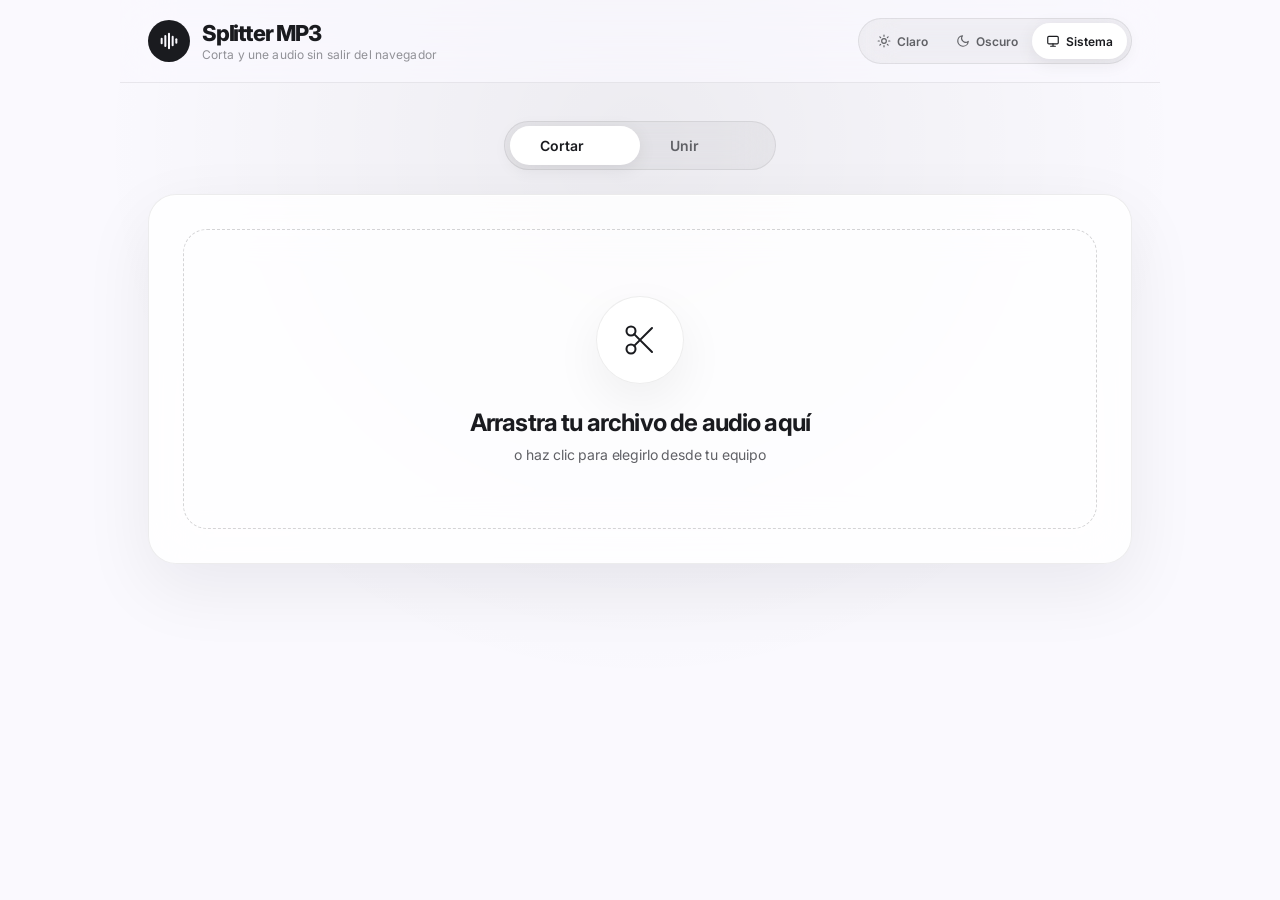
<file: index.html>
<!DOCTYPE html>
<html lang="es">
<head>
  <meta charset="UTF-8">
  <meta name="viewport" content="width=device-width,initial-scale=1,maximum-scale=1,user-scalable=no,viewport-fit=cover">
  <meta http-equiv="Cache-Control" content="no-cache, no-store, must-revalidate">
  <title>Splitter MP3</title>
  <style>
    html,body{margin:0;min-height:100%;background:#faf9fe;font-family:Inter,-apple-system,BlinkMacSystemFont,"Segoe UI",sans-serif}
    #loader{min-height:100vh;display:grid;place-items:center;color:#606166;font-size:14px}
    @media(prefers-color-scheme:dark){html,body{background:#101012}#loader{color:#b2b2b8}}
  </style>
</head>
<body>
  <div id="loader">Abriendo Splitter MP3…</div>
  <script>
  (async()=>{
    const response=await fetch('./splitter-app.html?v=20260731-aux',{cache:'no-store'});
    if(!response.ok)throw new Error('No se pudo cargar Splitter MP3.');
    const source=await response.text();
    document.open();document.write(source);document.close();
  })().catch(error=>{
    console.error(error);
    document.getElementById('loader').textContent='No se pudo abrir Splitter MP3. Recarga la página.';
  });
  </script>
</body>
</html>
</file>
<file: aux-minimal.css>
@import url('https://fonts.googleapis.com/css2?family=Inter:wght@400;500;600;700;800&family=JetBrains+Mono:wght@400;500;600&display=swap');

:root{
  --accent:#010102!important;
  --accent-strong:#1c1c1e!important;
  --accent-soft:rgba(1,1,2,.08)!important;
  --bg:#faf9fe!important;
  --surface:rgba(255,255,255,.82)!important;
  --surface-2:#f1f0f5!important;
  --text:#1a1b1f!important;
  --text-2:#606166!important;
  --text-3:#919197!important;
  --border:rgba(28,28,30,.08)!important;
  --wave-idle:#c7c6ca!important;
  --dim:rgba(250,249,254,.70)!important;
  --seg-bg:rgba(28,28,30,.045)!important;
  --seg-pill:#fff!important;
  --radius-l:28px!important;
  --radius-m:18px!important;
  --radius-s:12px!important;
  --font:'Inter',sans-serif!important;
  --shadow-card:0 24px 70px rgba(20,20,24,.07),0 1px 0 rgba(255,255,255,.9) inset!important;
}
:root[data-theme="dark"]{
  --accent:#f7f7f9!important;
  --accent-strong:#fff!important;
  --accent-soft:rgba(255,255,255,.10)!important;
  --bg:#101012!important;
  --surface:rgba(29,29,32,.84)!important;
  --surface-2:#252529!important;
  --text:#f5f5f7!important;
  --text-2:#b2b2b8!important;
  --text-3:#77777f!important;
  --border:rgba(255,255,255,.09)!important;
  --wave-idle:#4b4b51!important;
  --dim:rgba(16,16,18,.70)!important;
  --seg-bg:rgba(255,255,255,.07)!important;
  --seg-pill:#333338!important;
  --shadow-card:0 28px 80px rgba(0,0,0,.38),0 1px 0 rgba(255,255,255,.04) inset!important;
}
*{box-sizing:border-box}
html{scroll-behavior:smooth;background:var(--bg)}
body{
  min-height:100dvh!important;
  font-family:'Inter',sans-serif!important;
  background:
    radial-gradient(circle at 50% 16%,rgba(0,0,0,.055),transparent 34rem),
    var(--bg)!important;
  letter-spacing:-.01em;
}
:root[data-theme="dark"] body{background:radial-gradient(circle at 50% 14%,rgba(255,255,255,.055),transparent 32rem),var(--bg)!important}
body::before{
  content:'';position:fixed;inset:0;pointer-events:none;z-index:-1;
  background:linear-gradient(180deg,rgba(255,255,255,.42),transparent 25%);
}
:root[data-theme="dark"] body::before{background:linear-gradient(180deg,rgba(255,255,255,.025),transparent 25%)}
button,input{font-family:'Inter',sans-serif!important}
button{tap-highlight-color:transparent;-webkit-tap-highlight-color:transparent}
:focus-visible{outline:2px solid var(--text)!important;outline-offset:3px!important}
.wrap{max-width:1040px!important;padding:0 28px 92px!important}
header{
  position:sticky!important;top:0;z-index:50;
  margin:0 -28px!important;padding:18px 28px!important;
  min-height:82px;
  background:color-mix(in srgb,var(--bg) 72%,transparent)!important;
  border-bottom:1px solid var(--border);
  backdrop-filter:blur(24px) saturate(150%);
  -webkit-backdrop-filter:blur(24px) saturate(150%);
}
.brand{gap:12px!important}
.brand-icon{
  width:42px!important;height:42px!important;border-radius:50%!important;
  background:var(--text)!important;color:var(--bg)!important;
  box-shadow:none!important;border:1px solid var(--border)!important;
}
.brand-icon svg{width:22px;height:22px;stroke:var(--bg)!important}
.brand h1{font-size:22px!important;font-weight:800!important;letter-spacing:-.055em!important}
.brand p{font-size:12px!important;color:var(--text-3)!important;letter-spacing:.01em}
.seg{padding:4px!important;border:1px solid var(--border);background:var(--seg-bg)!important;backdrop-filter:blur(18px)}
.seg button{min-height:36px;padding:7px 14px!important;font-size:12px!important;font-weight:600!important}
.seg .pill{top:4px!important;bottom:4px!important;background:var(--seg-pill)!important;box-shadow:0 4px 18px rgba(0,0,0,.08)!important}
.tabs-row{margin:38px 0 24px!important}
.tabs-row .seg{padding:5px!important}
.tabs-row .seg button{min-width:130px;padding:10px 30px!important;font-size:14px!important}
.card{
  position:relative;overflow:visible;
  padding:34px!important;border-radius:28px!important;
  border:1px solid var(--border)!important;
  background:var(--surface)!important;
  backdrop-filter:blur(28px) saturate(135%);
  -webkit-backdrop-filter:blur(28px) saturate(135%);
  box-shadow:var(--shadow-card)!important;
}
.panel.active{animation:aux-enter .38s cubic-bezier(.2,.8,.2,1)!important}
@keyframes aux-enter{from{opacity:0;transform:translateY(10px) scale(.995)}to{opacity:1;transform:none}}
.dropzone{
  min-height:300px;padding:58px 24px!important;
  display:flex;flex-direction:column;align-items:center;justify-content:center;
  border:1px dashed color-mix(in srgb,var(--text) 18%,transparent)!important;
  border-radius:24px!important;background:transparent!important;
}
.dropzone:hover,.dropzone.dragover{border-color:var(--text)!important;background:var(--accent-soft)!important}
.dropzone .dz-icon{
  width:88px!important;height:88px!important;margin-bottom:24px!important;border-radius:50%!important;
  color:var(--text)!important;background:var(--surface)!important;
  border:1px solid var(--border);box-shadow:0 18px 50px rgba(0,0,0,.06);
}
.dropzone .dz-icon svg{width:36px;height:36px;stroke-width:1.35}
.dropzone h3{font-size:24px!important;font-weight:700!important;letter-spacing:-.035em!important;margin-bottom:9px!important}
.dropzone p{font-size:14px!important;color:var(--text-2)!important}
.file-row{padding:4px 2px 22px!important;margin-bottom:22px!important;border-bottom:1px solid var(--border)}
.badge{padding:6px 10px!important;border-radius:999px!important;color:var(--text)!important;background:var(--accent-soft)!important;font-family:'JetBrains Mono',monospace!important}
.file-name{font-size:15px!important;font-weight:650!important}
.file-meta{margin-top:3px;font-family:'JetBrains Mono',monospace!important;font-size:11px!important}
.link-btn{color:var(--text)!important;border:1px solid var(--border)!important;border-radius:999px;padding:8px 13px!important;text-decoration:none!important}
.link-btn:hover{background:var(--surface-2)!important}
.wave-box{height:190px!important;border-radius:20px!important;background:var(--surface-2)!important;border:1px solid var(--border);box-shadow:inset 0 1px 0 rgba(255,255,255,.38)}
#waveCanvas{border-radius:20px!important}
.sel-frame{border-top:2px solid var(--accent)!important;border-bottom:2px solid var(--accent)!important}
.handle::before{width:2px!important;background:var(--accent)!important}
.time-tag{font-family:'JetBrains Mono',monospace!important;border-radius:999px!important;padding:5px 9px!important;background:var(--text)!important;color:var(--bg)!important;font-size:10px!important}
.time-tag.pos{background:var(--text)!important;color:var(--bg)!important}
.playhead{background:var(--text)!important;width:2px!important}
.ruler{font-family:'JetBrains Mono',monospace!important;font-size:10px!important;margin-top:10px!important}
.wave-nav-label,.readout .lbl,.time-field .lbl,.repeat-label{font-family:'JetBrains Mono',monospace!important;letter-spacing:.08em!important}
.wave-nav-window{border-color:var(--text)!important;background:var(--accent-soft)!important}
.wave-nav-window::after{border-color:var(--text)!important}
.transport{margin-top:26px!important;gap:12px!important;padding:18px;border:1px solid var(--border);border-radius:22px;background:color-mix(in srgb,var(--surface-2) 70%,transparent)}
.play-btn{
  width:58px!important;height:58px!important;background:var(--text)!important;color:var(--bg)!important;
  box-shadow:0 14px 30px rgba(0,0,0,.14)!important;
}
.play-btn svg{color:var(--bg)!important}
.zoom-btn,.editor-tool{
  width:46px!important;height:46px!important;border-radius:50%!important;
  border:1px solid var(--border)!important;background:var(--surface)!important;color:var(--text-2)!important;
  box-shadow:none!important;
}
.zoom-btn:hover,.editor-tool:hover{color:var(--text)!important;background:var(--surface-2)!important;transform:translateY(-1px)!important}
.zoom-btn[aria-pressed="true"]{background:var(--text)!important;color:var(--bg)!important;border-color:var(--text)!important}
.readouts{flex:1;display:grid!important;grid-template-columns:repeat(4,minmax(88px,1fr));gap:12px!important}
.readout{padding:4px 8px}
.readout .lbl{font-size:9px!important;color:var(--text-3)!important}
.readout .val{font-family:'JetBrains Mono',monospace!important;font-size:16px!important;font-weight:600!important;margin-top:6px!important}
.readout .val.acc{color:var(--text)!important}
.editor-tools{margin:16px 0 4px!important;gap:10px!important}
.editor-tool.danger{color:#d63031!important;background:rgba(214,48,49,.07)!important;border-color:rgba(214,48,49,.15)!important}
.editor-tool.danger:hover{background:rgba(214,48,49,.13)!important;color:#e23d3e!important}
.repeat-control{margin:18px 0 0!important}
.repeat-modes{padding:4px!important;background:var(--surface-2)!important;border-color:var(--border)!important}
.repeat-mode{min-height:34px!important;padding:7px 13px!important}
.repeat-mode[aria-pressed="true"]{color:var(--text)!important;background:var(--surface)!important}
.time-grid{gap:14px!important;margin-top:20px!important}
.time-field{padding:18px!important;border:1px solid var(--border);border-radius:18px!important;background:var(--surface-2)!important}
.hms{justify-content:center}
.hms input{width:72px!important;padding:11px 5px!important;border-radius:12px!important;background:var(--surface)!important;border-color:var(--border)!important;font-family:'JetBrains Mono',monospace!important}
.hms input:focus{border-color:var(--text)!important}
.unit-caption{justify-content:center}
.actions{justify-content:center;margin-top:28px!important}
.btn-primary{
  min-height:58px;padding:16px 34px!important;border-radius:16px!important;
  background:var(--text)!important;color:var(--bg)!important;font-size:15px!important;font-weight:700!important;
  box-shadow:0 18px 34px rgba(0,0,0,.14)!important;
}
.btn-primary:hover{background:var(--text)!important;transform:translateY(-2px) scale(1.01)!important}
.progress{height:5px!important;background:var(--surface-2)!important}
.progress .bar{background:var(--text)!important}
.status-line{text-align:center!important;font-family:'JetBrains Mono',monospace!important;font-size:11px!important}
.join-list{gap:10px!important}
.join-item{padding:13px 14px!important;border:1px solid var(--border);border-radius:16px!important;background:var(--surface-2)!important}
.join-item .num{background:var(--text)!important;color:var(--bg)!important;font-family:'JetBrains Mono',monospace!important}
.join-item .jmeta{font-family:'JetBrains Mono',monospace!important}
.icon-btn{border-radius:50%!important}
.icon-btn:hover{background:var(--surface)!important}
.icon-btn[title="Quitar"]{color:#d63031!important;background:rgba(214,48,49,.07)!important}
.add-more{border-radius:16px!important;color:var(--text)!important}
.add-more:hover{border-color:var(--text)!important;color:var(--text)!important;background:var(--accent-soft)!important}
.warn{border-radius:14px!important}
.clip-segment-mark{border-color:var(--text)!important}
.clip-segment-mark.active{border-color:var(--text)!important}
.clip-segment-mark span{font-family:'JetBrains Mono',monospace!important;color:var(--text)!important}
.clip-segment-mark.active span{background:var(--text)!important;border-color:var(--text)!important;color:var(--bg)!important}
footer{font-family:'JetBrains Mono',monospace!important;font-size:10px!important}
@media(max-width:720px){
  .wrap{padding:0 18px 110px!important}
  header{margin:0 -18px!important;padding:14px 18px!important;min-height:70px;flex-wrap:nowrap!important}
  .brand p{display:none}
  .brand-icon{width:38px!important;height:38px!important}
  #themeSeg button span{display:none}
  #themeSeg button{width:38px;justify-content:center;padding:7px!important}
  .tabs-row{margin:24px 0 18px!important}
  .tabs-row .seg{width:100%}
  .tabs-row .seg button{flex:1;min-width:0!important;padding:10px 18px!important}
  .card{padding:20px!important;border-radius:22px!important}
  .dropzone{min-height:250px;padding:42px 16px!important}
  .dropzone .dz-icon{width:74px!important;height:74px!important}
  .dropzone h3{font-size:20px!important}
  .wave-box{height:168px!important}
  .transport{padding:14px!important;justify-content:center}
  .readouts{width:100%;grid-template-columns:repeat(2,1fr)!important}
  .readout{padding:8px;border-top:1px solid var(--border)}
  .time-grid{grid-template-columns:1fr!important}
  .hms input{width:64px!important}
  .btn-primary{width:100%;justify-content:center}
  .join-item{gap:8px!important}
  .join-item .jmeta{display:none}
}
@media(prefers-reduced-motion:reduce){*{animation:none!important;transition:none!important}}
</file>
